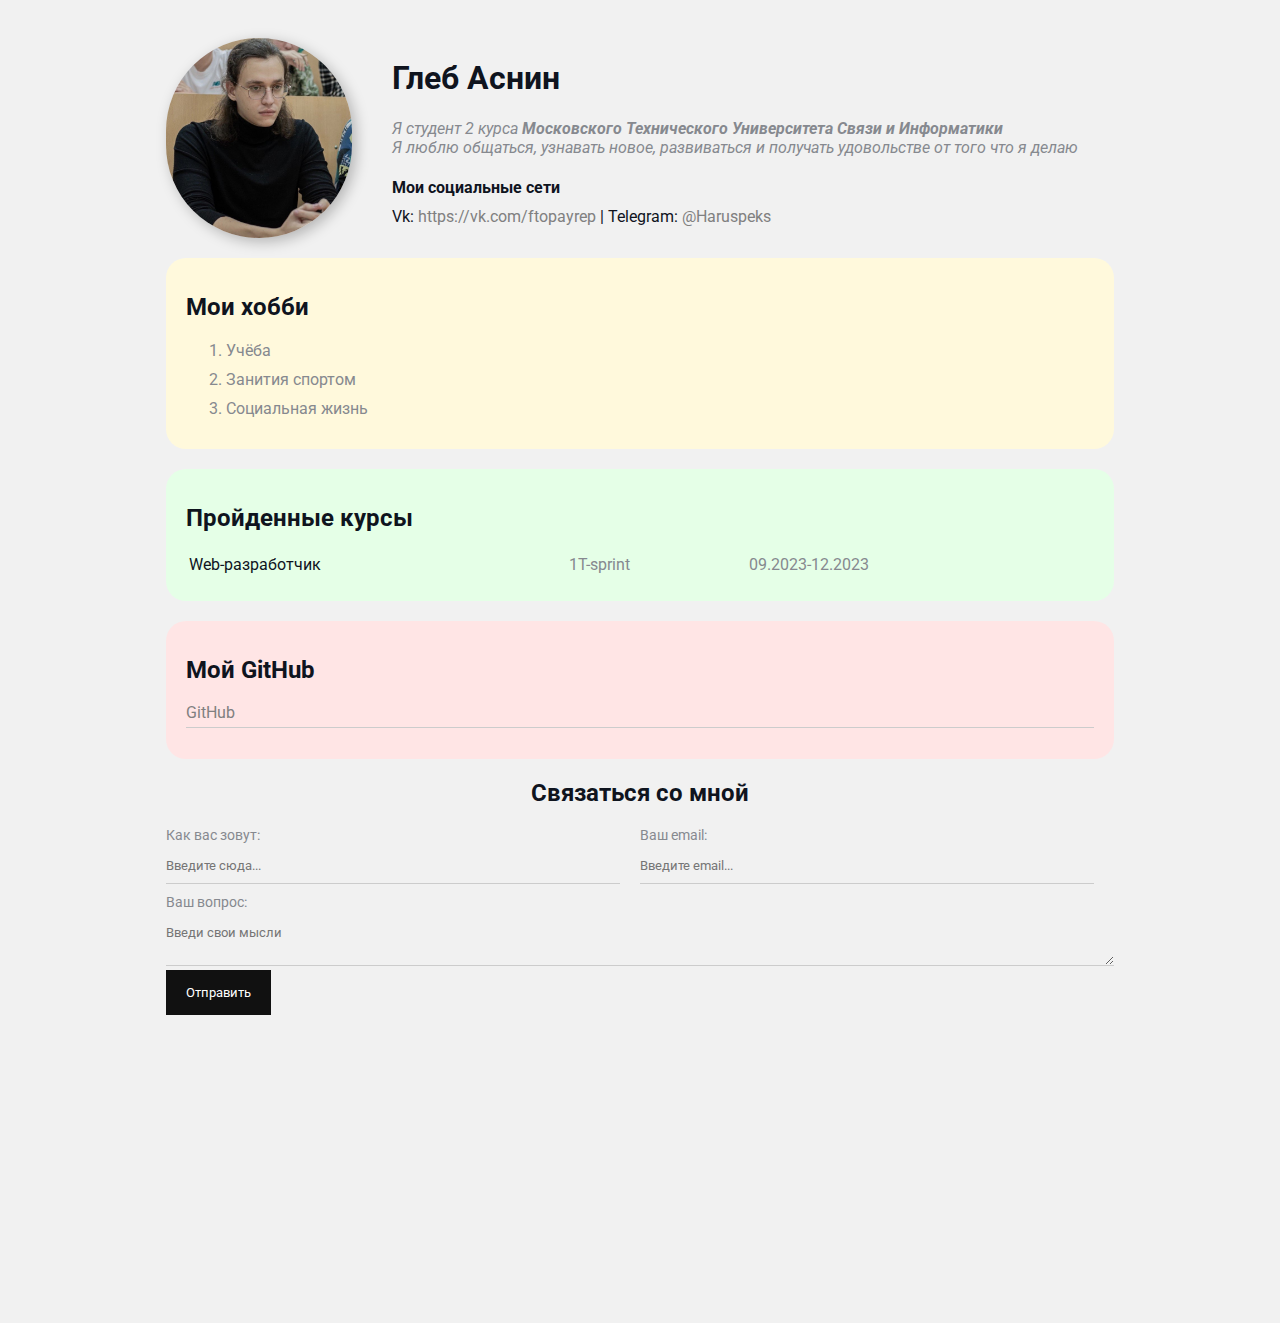
<file: index.html>
<!DOCTYPE html>
<html lang="en">
<head>
    <meta charset="UTF-8">
    <meta name="viewport" content="width=device-width, initial-scale=1.0">
    <title>Asnin Gleb</title>
    <link rel="stylesheet" href="style.css">
</head>
<body>

    <div class="container">  
        <div class="info">
            <img src="photo_2023-09-20_11-45-20.jpg" alt="My photo" id="avatar"></td>

            <div class="info-text">
                <h1>Глеб Аснин</h1>
                <p>Я студент 2 курса <strong>Московского Технического Университета Связи и Информатики</strong></p>
                <p>Я люблю общаться, узнавать новое, развиваться и получать удовольстве от того что я делаю</p> 

                <h4>Мои социальные сети</h4>
                Vk: <a href="https://vk.com/ftopayrep" target="_blank" rel="noopener">https://vk.com/ftopayrep</a>
                |
                Telegram: <a href="https://t.me/Haruspeks" target="_blank" rel="noopener">@Haruspeks</a>                
            </div>

        </div>

        <div class="card bg-yellow">
            <h2>Мои хобби</h2>

            <ol class="list">
                <li>Учёба</li>
                <li>Занития спортом</li>
                <li>Социальная жизнь</li>
            </ol>
        </div>

        <div class="card bg-green">
            <h2>Пройденные курсы</h2>
            <table class="table">
                <tbody>
                    <tr>
                        <td>Web-разработчик</td>
                        <td>1T-sprint</td>
                        <td>09.2023-12.2023</td>
                    </tr>
                </tbody>
                
            </table>
        </div>
        
        <div class="card card bg-red">
            <h2>Мой GitHub</h2>    
            <ul class="link-list">
                <li>
                    <a href="https://github.com/Are-Ave" target="_blank" rel="noopener">GitHub</a>
                </li>
            </ul>
        </div>
        
        <div>
            <h2 class="contact">Связаться со мной</h2>
            <form action="#">
                <div class="row">
                    <div class="form-group">
                        <label>Как вас зовут:</label>
                        <input type="text" placeholder="Введите сюда...">
                    </div>
                    <div class="form-group">
                        <label>Ваш email:</label>
                        <input type="text" placeholder="Введите email...">

                    </div>
                </div>

                <div class="form-group">
                    <label>Ваш вопрос:</label> 
                    <textarea cols="30" rows="2" placeholder="Введи свои мысли"></textarea>
                </div>
                
                <input type="submit" value="Отправить" class="btn">   

            </form>
        </div>
        
        <div class="bottom">

        </div>


    </div>



</body>
</html>
</file>
<file: style.css>
@import url('https://fonts.googleapis.com/css2?family=Roboto&display=swap');

/* * {
    padding: 0;
    margin: 0 ;
} */

body {
    background-color: #f1f1f1;
    color: #0f141e;
    font-size: 16px;
    font-weight: normal;
    font-family: 'Roboto', sans-serif;
}

.container {
    width: 75%;
    margin: auto;
    padding-top: 30px;
}

#avatar {
    height: 200px;
    border-radius: 100px;
    box-shadow: 4px 4px 14px rgba(0, 0, 0, 0.25);
}

a {
    color: gray;
    text-decoration: none;
}

a:hover {
    text-decoration:underline;
    color: black    ;
}

.info {
    margin-bottom: 20px;
    display: flex;
}

.info p {
    color: #86898f;
    margin: 0;
    font-style: italic;
}

.info-text {
margin-left: 40px;
}

.info-text h4 {
    margin-bottom: 10px;
}

.bg-yellow {
    background-color: #fff9dc;
}

.bg-green {
    background-color: #e5ffe7;
}

.bg-red {
    background-color: #ffe5e5;
}

.card {
    padding: 15px 20px;
    margin-bottom: 20px;
    border-radius:20px;
}

.info {
    margin-bottom: 20px;
}

.list li {
    color: #86898f;
    margin-bottom: 10px;
}

.table {
    width: 100%;
}

.table td {
    padding-bottom: 10px;
}

.table td:nth-child(2),
.table td:nth-child(3) {
    color: #86898f
}

.link-list {
    list-style: none;
    padding: 0;
}

.link-list li {
    margin-bottom: 10px;
    padding-bottom: 5px;
    border-bottom: 1px solid #ccc;
}

.contact {
    text-align: center;
}

.form-group label{
    display: block;
    font-size: 14px;
    color: #86898f;
}   

.form-group input, textarea {
    box-sizing: border-box;
    border: none;
    background: transparent;
    border-bottom: 1px solid #ccc;
    width: 100%;
    color: black;
    padding: 15px 0 10px;
    outline: none;
    font-family: inherit;
}

.bottom {
    height: 300px;
}

.row {
    display: flex;
    margin-bottom: 10px;
}

.row > .form-group {
    width: 50%;
    margin-right: 20px;
}

.btn {
    background: #111;
    padding: 15px 20px;
    color: #fff;
    font-family: inherit;
    cursor: pointer;
    border: none;
}

.btn:hover {
    opacity: 0.9;
}
</file>
